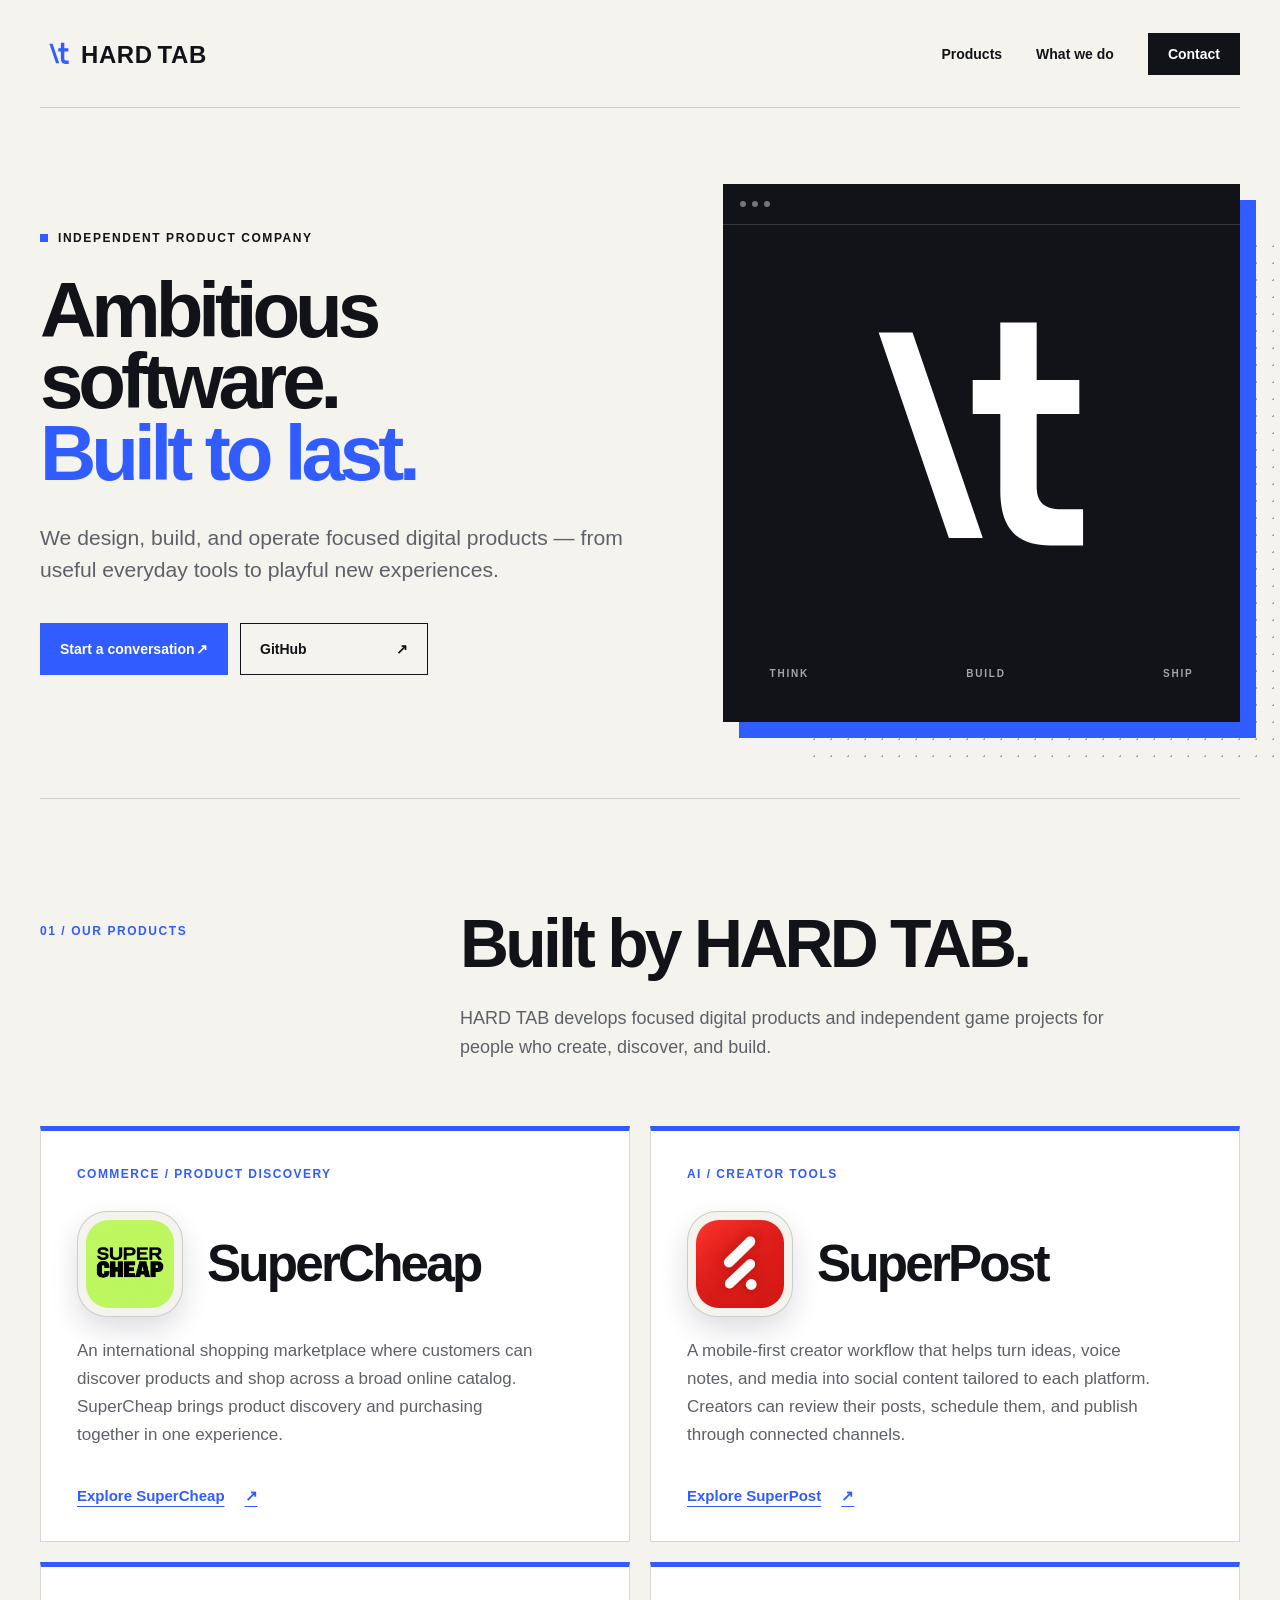
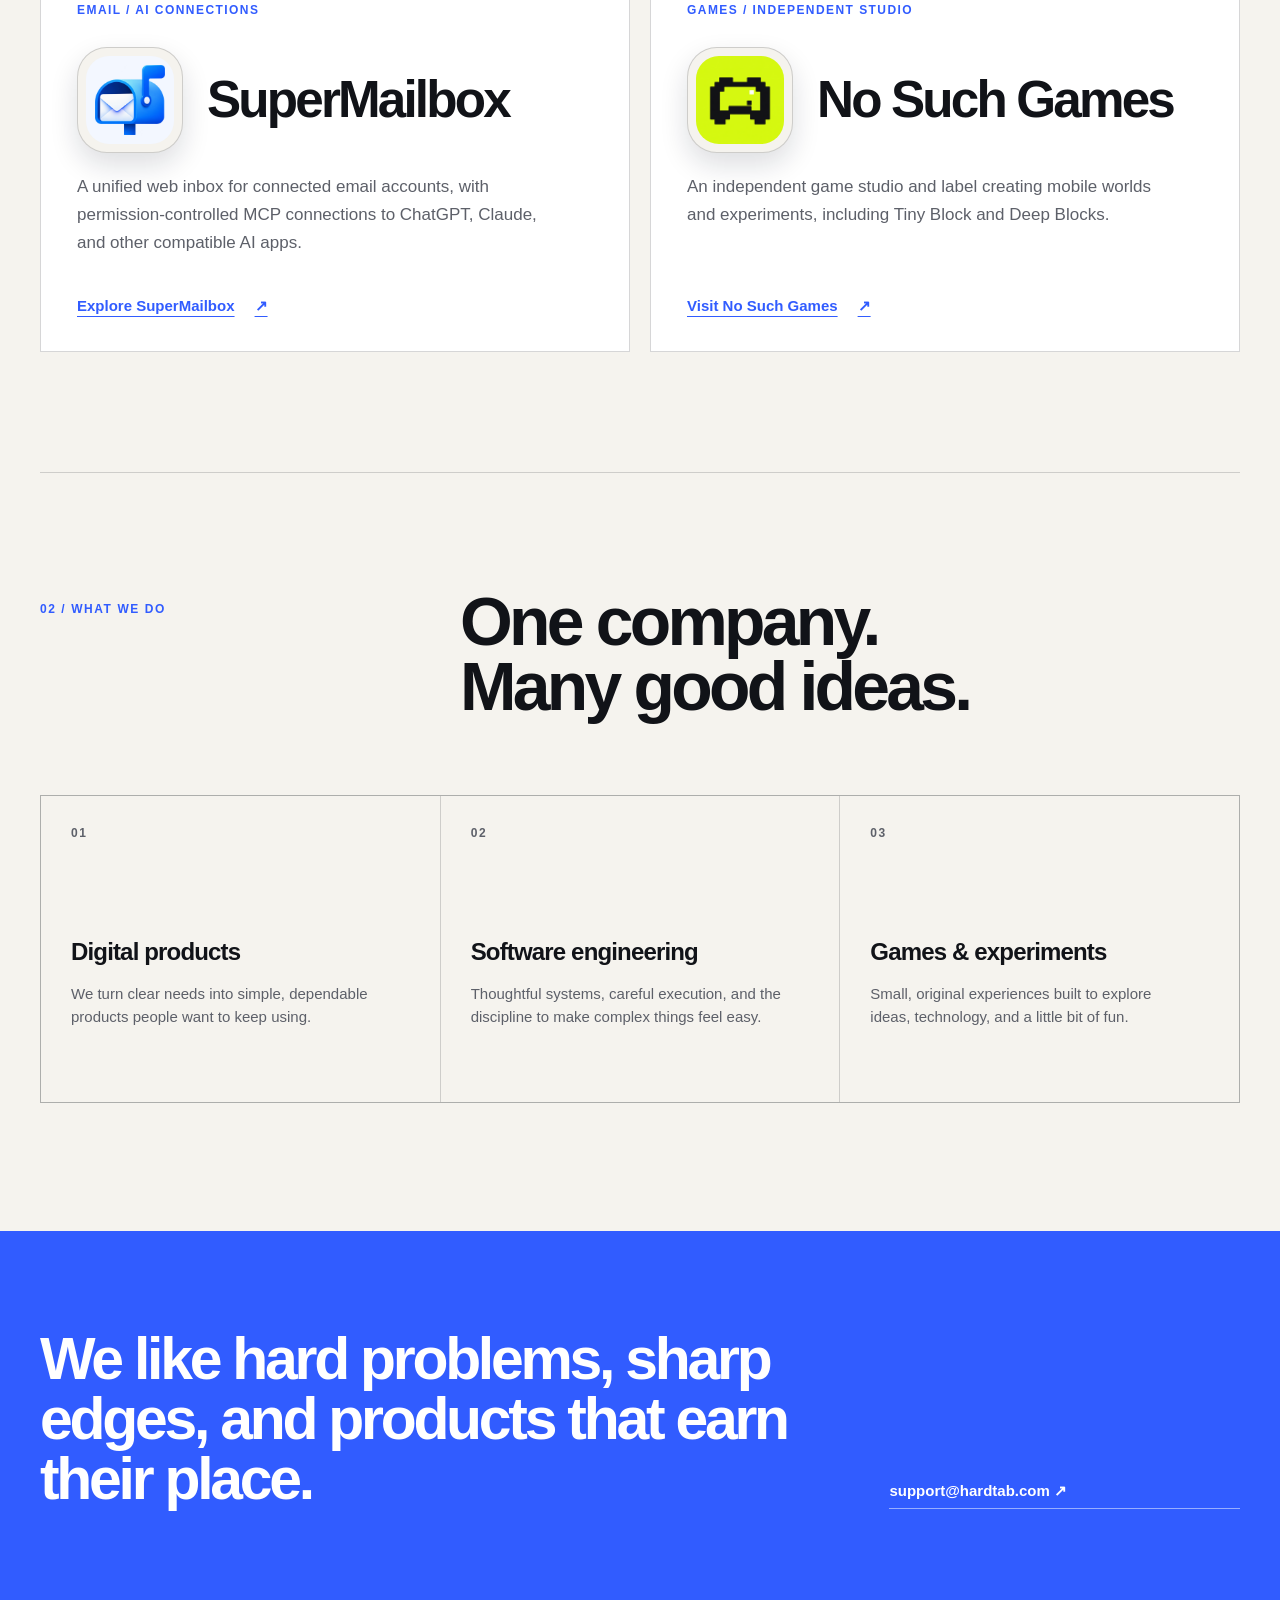
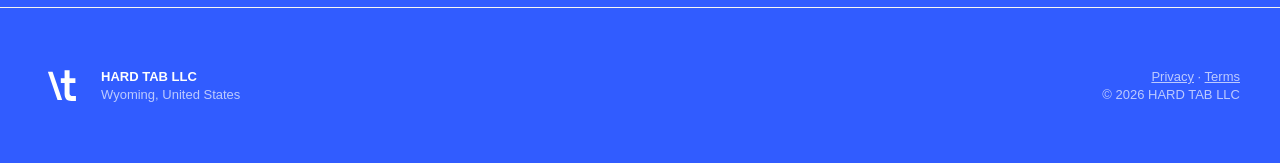
<file: index.html>
<!doctype html>
<html lang="en">
  <head>
    <meta charset="utf-8" />
    <meta name="viewport" content="width=device-width, initial-scale=1" />
    <meta name="theme-color" content="#f5f3ee" />
    <meta
      name="description"
      content="HARD TAB builds SuperCheap, SuperPost, and SuperMailbox, alongside independent game projects from No Such Games."
    />
    <meta property="og:title" content="HARD TAB — Ambitious software, built to last" />
    <meta
      property="og:description"
      content="Meet SuperCheap, SuperPost, SuperMailbox, and independent game projects from No Such Games."
    />
    <meta property="og:type" content="website" />
    <meta property="og:url" content="https://hardtab.com/" />
    <title>HARD TAB — Ambitious software, built to last</title>
    <link rel="canonical" href="https://hardtab.com/" />
    <link rel="icon" type="image/png" sizes="32x32" href="assets/favicon-32.png" />
    <link rel="icon" type="image/png" sizes="256x256" href="assets/favicon-256.png" />
    <link rel="preload" href="assets/hard-tab-logo.svg" as="image" />
    <link rel="stylesheet" href="styles.css?v=20260916-3" />
  </head>
  <body>
    <a class="skip-link" href="#main">Skip to content</a>

    <header class="site-header">
      <a class="brand" href="/" aria-label="HARD TAB home">
        <img src="assets/hard-tab-logo.svg" alt="HARD TAB" width="210" height="60" />
      </a>
      <nav aria-label="Main navigation">
        <a href="#products">Products</a>
        <a href="#work">What we do</a>
        <a class="nav-contact" href="mailto:support@hardtab.com">Contact</a>
      </nav>
    </header>

    <main id="main">
      <section class="hero" aria-labelledby="hero-title">
        <div class="hero-copy">
          <p class="eyebrow"><span></span> Independent product company</p>
          <h1 id="hero-title">Ambitious software.<br /><em>Built to last.</em></h1>
          <p class="hero-intro">
            We design, build, and operate focused digital products — from useful
            everyday tools to playful new experiences.
          </p>
          <div class="hero-actions">
            <a class="button button-primary" href="mailto:support@hardtab.com">
              Start a conversation <span aria-hidden="true">↗</span>
            </a>
            <a class="button button-secondary" href="https://github.com/hardtab">
              GitHub <span aria-hidden="true">↗</span>
            </a>
          </div>
        </div>

        <div class="hero-mark" aria-hidden="true">
          <div class="mark-window">
            <div class="window-bar"><i></i><i></i><i></i></div>
            <img src="assets/hard-tab-icon.svg" alt="" width="512" height="512" />
            <p><span>Think</span><span>Build</span><span>Ship</span></p>
          </div>
        </div>
      </section>

      <section class="products" id="products" aria-labelledby="products-title">
        <div class="section-heading">
          <p class="section-number">01 / Our products</p>
          <div>
            <h2 id="products-title">Built by HARD TAB.</h2>
            <p class="section-intro">
              HARD TAB develops focused digital products and independent game
              projects for people who create, discover, and build.
            </p>
          </div>
        </div>
        <div class="product-grid has-multiple-products">
          <article class="product-card">
            <p class="product-category">Commerce / Product discovery</p>
            <div class="product-card-heading">
              <span class="product-icon-frame" aria-hidden="true">
                <img class="product-icon" src="assets/supercheap-icon.png" alt="" width="88" height="88" decoding="async" />
              </span>
              <h3>SuperCheap</h3>
            </div>
            <p>
              An international shopping marketplace where customers can discover
              products and shop across a broad online catalog. SuperCheap brings
              product discovery and purchasing together in one experience.
            </p>
            <a href="https://supercheap.market/" aria-label="Explore SuperCheap at supercheap.market">
              Explore SuperCheap <span aria-hidden="true">↗</span>
            </a>
          </article>
          <article class="product-card">
            <p class="product-category">AI / Creator tools</p>
            <div class="product-card-heading">
              <span class="product-icon-frame" aria-hidden="true">
                <img class="product-icon" src="assets/superpost-icon.png" alt="" width="88" height="88" decoding="async" />
              </span>
              <h3>SuperPost</h3>
            </div>
            <p>
              A mobile-first creator workflow that helps turn ideas, voice notes,
              and media into social content tailored to each platform. Creators
              can review their posts, schedule them, and publish through connected
              channels.
            </p>
            <a href="https://superpost.social/" aria-label="Explore SuperPost at superpost.social">
              Explore SuperPost <span aria-hidden="true">↗</span>
            </a>
          </article>
          <article class="product-card">
            <p class="product-category">Email / AI connections</p>
            <div class="product-card-heading">
              <span class="product-icon-frame" aria-hidden="true">
                <img class="product-icon" src="assets/supermailbox-icon.png" alt="" width="88" height="88" decoding="async" />
              </span>
              <h3>SuperMailbox</h3>
            </div>
            <p>
              A unified web inbox for connected email accounts, with permission-controlled
              MCP connections to ChatGPT, Claude, and other compatible AI apps.
            </p>
            <a href="https://supermailbox.app/" aria-label="Explore SuperMailbox at supermailbox.app">
              Explore SuperMailbox <span aria-hidden="true">↗</span>
            </a>
          </article>
          <article class="product-card">
            <p class="product-category">Games / Independent studio</p>
            <div class="product-card-heading">
              <span class="product-icon-frame" aria-hidden="true">
                <img class="product-icon" src="assets/no-such-games-icon.png" alt="" width="88" height="88" decoding="async" />
              </span>
              <h3>No Such Games</h3>
            </div>
            <p>
              An independent game studio and label creating mobile worlds and
              experiments, including Tiny Block and Deep Blocks.
            </p>
            <a href="https://nosuchgames.com/" aria-label="Visit No Such Games at nosuchgames.com">
              Visit No Such Games <span aria-hidden="true">↗</span>
            </a>
          </article>
        </div>
      </section>

      <section class="work" id="work" aria-labelledby="work-title">
        <div class="section-heading">
          <p class="section-number">02 / What we do</p>
          <h2 id="work-title">One company.<br />Many good ideas.</h2>
        </div>
        <div class="service-grid">
          <article>
            <p class="card-number">01</p>
            <h3>Digital products</h3>
            <p>We turn clear needs into simple, dependable products people want to keep using.</p>
          </article>
          <article>
            <p class="card-number">02</p>
            <h3>Software engineering</h3>
            <p>Thoughtful systems, careful execution, and the discipline to make complex things feel easy.</p>
          </article>
          <article>
            <p class="card-number">03</p>
            <h3>Games &amp; experiments</h3>
            <p>Small, original experiences built to explore ideas, technology, and a little bit of fun.</p>
          </article>
        </div>
      </section>

      <section class="statement" aria-label="Our approach">
        <p>We like hard problems, sharp edges, and products that earn their place.</p>
        <a href="mailto:support@hardtab.com">support@hardtab.com <span aria-hidden="true">↗</span></a>
      </section>
    </main>

    <footer>
      <img src="assets/hard-tab-icon.svg" alt="" width="44" height="44" />
      <p>HARD TAB LLC<br /><span>Wyoming, United States</span></p>
      <p class="copyright legal-links">
        <a href="/privacy">Privacy</a> · <a href="/terms">Terms</a><br />
        © <span id="year">2026</span> HARD TAB LLC
      </p>
    </footer>

    <script src="script.js"></script>
  </body>
</html>
</file>
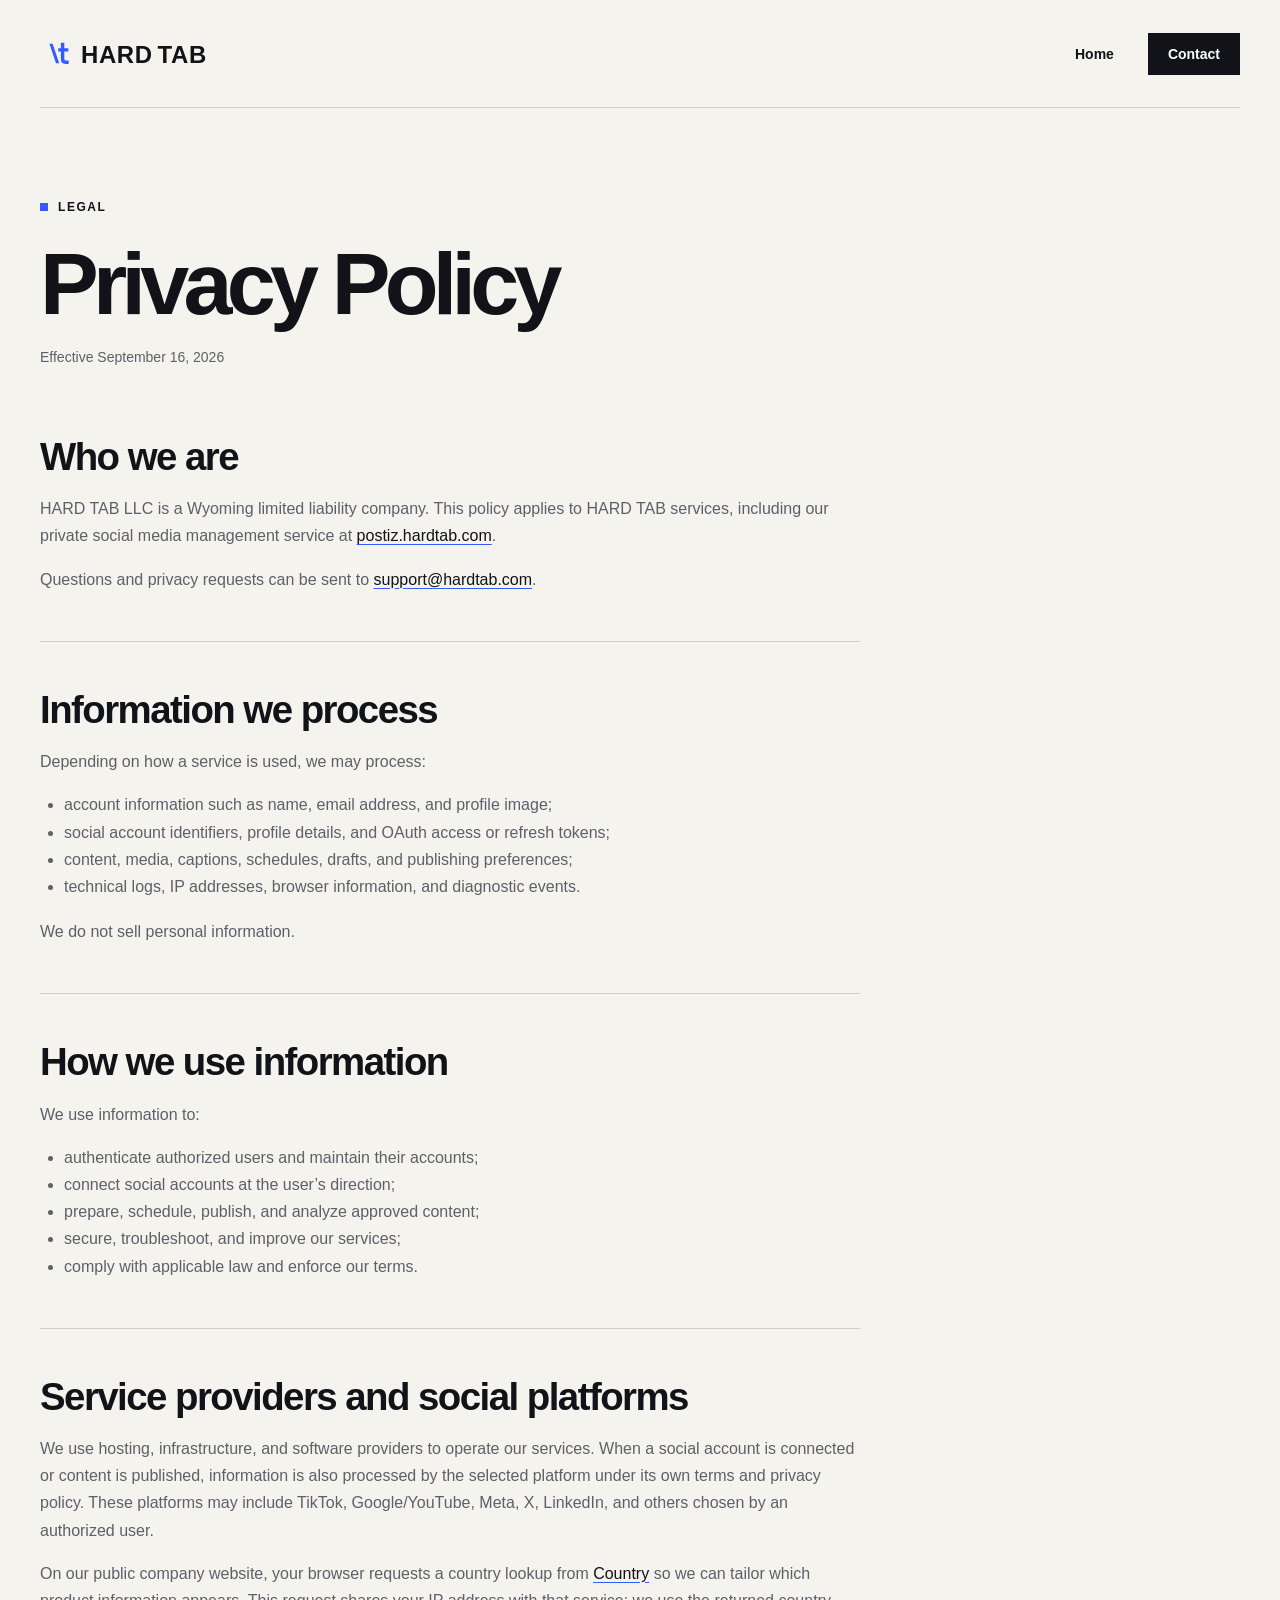
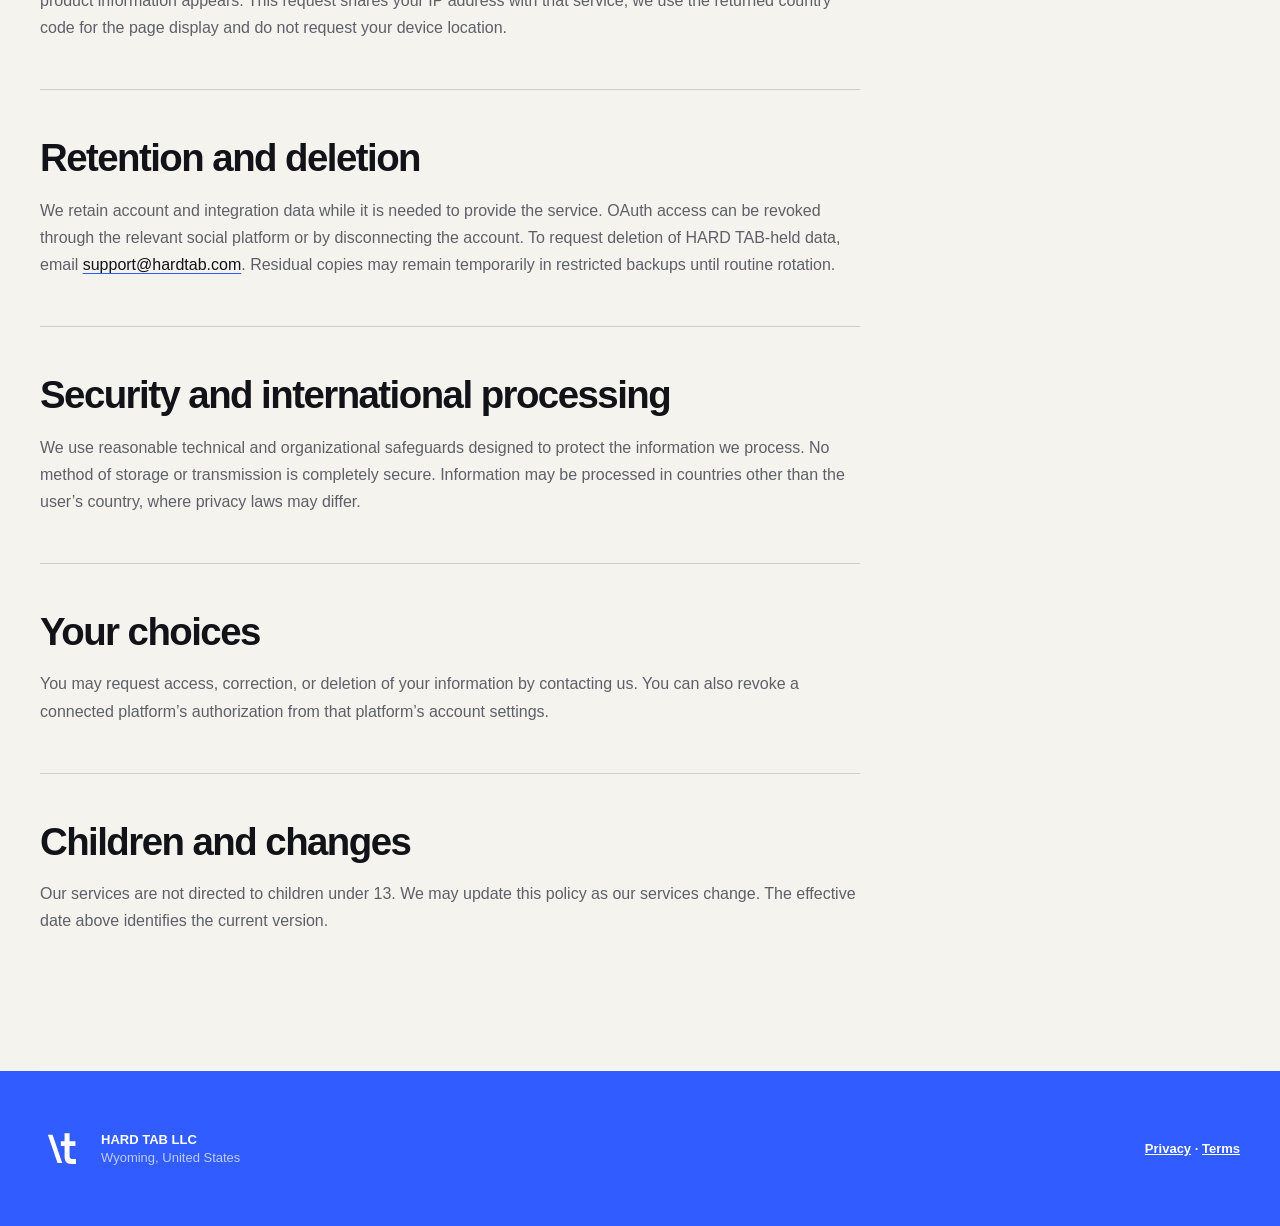
<file: privacy.html>
<!doctype html>
<html lang="en">
  <head>
    <meta charset="utf-8" />
    <meta name="viewport" content="width=device-width, initial-scale=1" />
    <meta name="theme-color" content="#f5f3ee" />
    <meta
      name="description"
      content="Privacy Policy for HARD TAB services, including the private Postiz social media management service."
    />
    <title>Privacy Policy — HARD TAB</title>
    <link rel="canonical" href="https://hardtab.com/privacy" />
    <link rel="icon" type="image/png" sizes="32x32" href="assets/favicon-32.png" />
    <link rel="stylesheet" href="styles.css" />
  </head>
  <body>
    <a class="skip-link" href="#main">Skip to content</a>

    <header class="site-header">
      <a class="brand" href="/" aria-label="HARD TAB home">
        <img src="assets/hard-tab-logo.svg" alt="HARD TAB" width="210" height="60" />
      </a>
      <nav aria-label="Main navigation">
        <a href="/">Home</a>
        <a class="nav-contact" href="mailto:support@hardtab.com">Contact</a>
      </nav>
    </header>

    <main id="main" class="legal-page">
      <p class="eyebrow"><span></span> Legal</p>
      <h1>Privacy Policy</h1>
      <p class="legal-updated">Effective September 16, 2026</p>

      <div class="legal-content">
        <section>
          <h2>Who we are</h2>
          <p>
            HARD TAB LLC is a Wyoming limited liability company. This policy applies to
            HARD TAB services, including our private social media management service at
            <a href="https://postiz.hardtab.com">postiz.hardtab.com</a>.
          </p>
          <p>
            Questions and privacy requests can be sent to
            <a href="mailto:support@hardtab.com">support@hardtab.com</a>.
          </p>
        </section>

        <section>
          <h2>Information we process</h2>
          <p>Depending on how a service is used, we may process:</p>
          <ul>
            <li>account information such as name, email address, and profile image;</li>
            <li>social account identifiers, profile details, and OAuth access or refresh tokens;</li>
            <li>content, media, captions, schedules, drafts, and publishing preferences;</li>
            <li>technical logs, IP addresses, browser information, and diagnostic events.</li>
          </ul>
          <p>We do not sell personal information.</p>
        </section>

        <section>
          <h2>How we use information</h2>
          <p>We use information to:</p>
          <ul>
            <li>authenticate authorized users and maintain their accounts;</li>
            <li>connect social accounts at the user&rsquo;s direction;</li>
            <li>prepare, schedule, publish, and analyze approved content;</li>
            <li>secure, troubleshoot, and improve our services;</li>
            <li>comply with applicable law and enforce our terms.</li>
          </ul>
        </section>

        <section>
          <h2>Service providers and social platforms</h2>
          <p>
            We use hosting, infrastructure, and software providers to operate our services.
            When a social account is connected or content is published, information is also
            processed by the selected platform under its own terms and privacy policy. These
            platforms may include TikTok, Google/YouTube, Meta, X, LinkedIn, and others chosen
            by an authorized user.
          </p>
          <p>
            On our public company website, your browser requests a country lookup from
            <a href="https://country.is/">Country</a> so we can tailor which product
            information appears. This request shares your IP address with that service;
            we use the returned country code for the page display and do not request
            your device location.
          </p>
        </section>

        <section>
          <h2>Retention and deletion</h2>
          <p>
            We retain account and integration data while it is needed to provide the service.
            OAuth access can be revoked through the relevant social platform or by disconnecting
            the account. To request deletion of HARD TAB-held data, email
            <a href="mailto:support@hardtab.com">support@hardtab.com</a>. Residual copies may
            remain temporarily in restricted backups until routine rotation.
          </p>
        </section>

        <section>
          <h2>Security and international processing</h2>
          <p>
            We use reasonable technical and organizational safeguards designed to protect the
            information we process. No method of storage or transmission is completely secure.
            Information may be processed in countries other than the user&rsquo;s country, where
            privacy laws may differ.
          </p>
        </section>

        <section>
          <h2>Your choices</h2>
          <p>
            You may request access, correction, or deletion of your information by contacting
            us. You can also revoke a connected platform&rsquo;s authorization from that platform&rsquo;s
            account settings.
          </p>
        </section>

        <section>
          <h2>Children and changes</h2>
          <p>
            Our services are not directed to children under 13. We may update this policy as
            our services change. The effective date above identifies the current version.
          </p>
        </section>
      </div>
    </main>

    <footer>
      <img src="assets/hard-tab-icon.svg" alt="" width="44" height="44" />
      <p>HARD TAB LLC<br /><span>Wyoming, United States</span></p>
      <p class="legal-links"><a href="/privacy">Privacy</a> · <a href="/terms">Terms</a></p>
    </footer>
  </body>
</html>
</file>
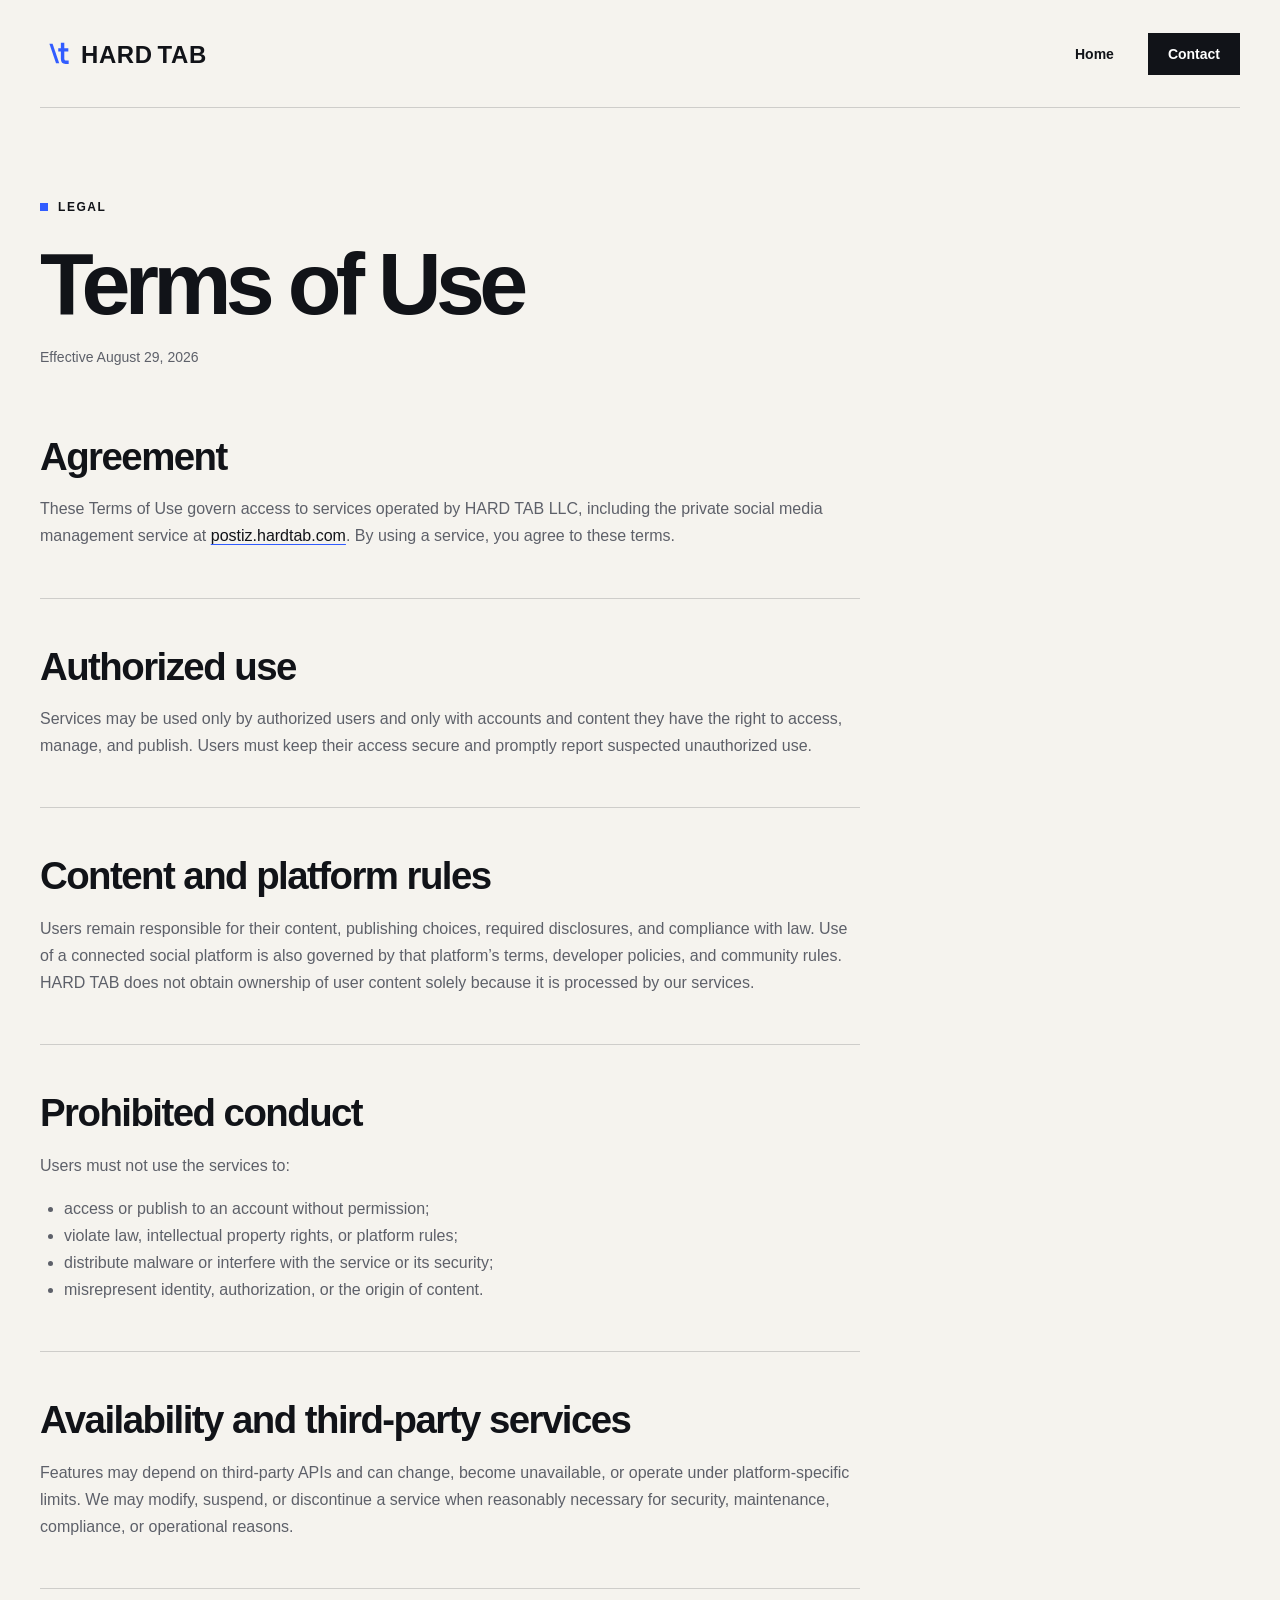
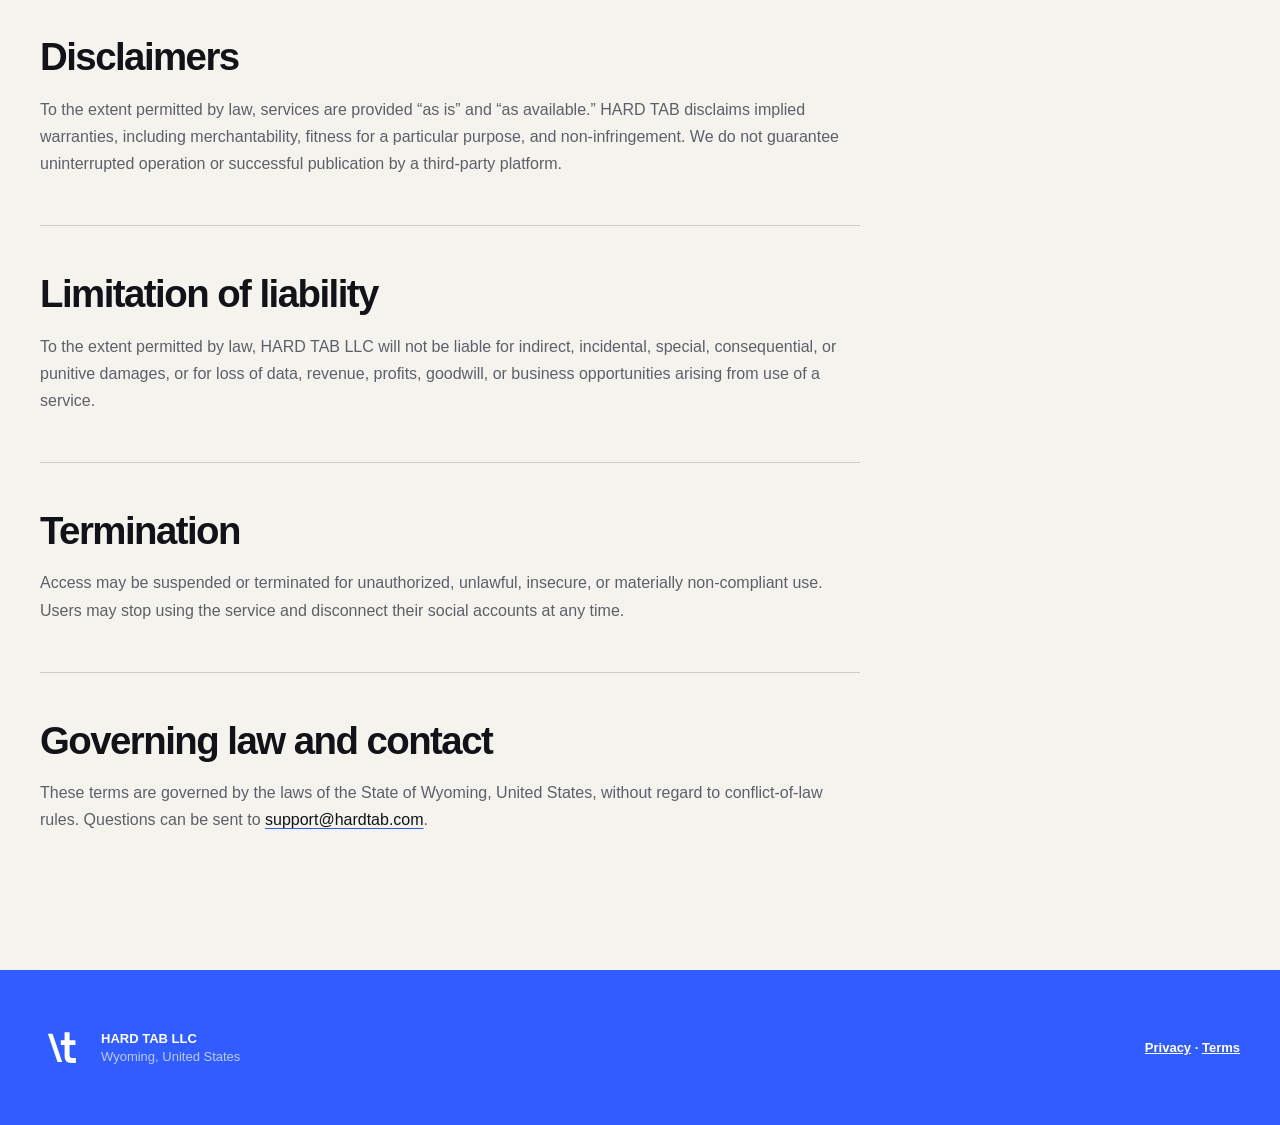
<file: terms.html>
<!doctype html>
<html lang="en">
  <head>
    <meta charset="utf-8" />
    <meta name="viewport" content="width=device-width, initial-scale=1" />
    <meta name="theme-color" content="#f5f3ee" />
    <meta name="description" content="Terms of Use for HARD TAB services." />
    <title>Terms of Use — HARD TAB</title>
    <link rel="canonical" href="https://hardtab.com/terms" />
    <link rel="icon" type="image/png" sizes="32x32" href="assets/favicon-32.png" />
    <link rel="stylesheet" href="styles.css" />
  </head>
  <body>
    <a class="skip-link" href="#main">Skip to content</a>

    <header class="site-header">
      <a class="brand" href="/" aria-label="HARD TAB home">
        <img src="assets/hard-tab-logo.svg" alt="HARD TAB" width="210" height="60" />
      </a>
      <nav aria-label="Main navigation">
        <a href="/">Home</a>
        <a class="nav-contact" href="mailto:support@hardtab.com">Contact</a>
      </nav>
    </header>

    <main id="main" class="legal-page">
      <p class="eyebrow"><span></span> Legal</p>
      <h1>Terms of Use</h1>
      <p class="legal-updated">Effective August 29, 2026</p>

      <div class="legal-content">
        <section>
          <h2>Agreement</h2>
          <p>
            These Terms of Use govern access to services operated by HARD TAB LLC, including
            the private social media management service at
            <a href="https://postiz.hardtab.com">postiz.hardtab.com</a>. By using a service,
            you agree to these terms.
          </p>
        </section>

        <section>
          <h2>Authorized use</h2>
          <p>
            Services may be used only by authorized users and only with accounts and content
            they have the right to access, manage, and publish. Users must keep their access
            secure and promptly report suspected unauthorized use.
          </p>
        </section>

        <section>
          <h2>Content and platform rules</h2>
          <p>
            Users remain responsible for their content, publishing choices, required
            disclosures, and compliance with law. Use of a connected social platform is also
            governed by that platform&rsquo;s terms, developer policies, and community rules.
            HARD TAB does not obtain ownership of user content solely because it is processed
            by our services.
          </p>
        </section>

        <section>
          <h2>Prohibited conduct</h2>
          <p>Users must not use the services to:</p>
          <ul>
            <li>access or publish to an account without permission;</li>
            <li>violate law, intellectual property rights, or platform rules;</li>
            <li>distribute malware or interfere with the service or its security;</li>
            <li>misrepresent identity, authorization, or the origin of content.</li>
          </ul>
        </section>

        <section>
          <h2>Availability and third-party services</h2>
          <p>
            Features may depend on third-party APIs and can change, become unavailable, or
            operate under platform-specific limits. We may modify, suspend, or discontinue a
            service when reasonably necessary for security, maintenance, compliance, or
            operational reasons.
          </p>
        </section>

        <section>
          <h2>Disclaimers</h2>
          <p>
            To the extent permitted by law, services are provided &ldquo;as is&rdquo; and
            &ldquo;as available.&rdquo; HARD TAB disclaims implied warranties, including
            merchantability, fitness for a particular purpose, and non-infringement. We do not
            guarantee uninterrupted operation or successful publication by a third-party platform.
          </p>
        </section>

        <section>
          <h2>Limitation of liability</h2>
          <p>
            To the extent permitted by law, HARD TAB LLC will not be liable for indirect,
            incidental, special, consequential, or punitive damages, or for loss of data,
            revenue, profits, goodwill, or business opportunities arising from use of a service.
          </p>
        </section>

        <section>
          <h2>Termination</h2>
          <p>
            Access may be suspended or terminated for unauthorized, unlawful, insecure, or
            materially non-compliant use. Users may stop using the service and disconnect their
            social accounts at any time.
          </p>
        </section>

        <section>
          <h2>Governing law and contact</h2>
          <p>
            These terms are governed by the laws of the State of Wyoming, United States,
            without regard to conflict-of-law rules. Questions can be sent to
            <a href="mailto:support@hardtab.com">support@hardtab.com</a>.
          </p>
        </section>
      </div>
    </main>

    <footer>
      <img src="assets/hard-tab-icon.svg" alt="" width="44" height="44" />
      <p>HARD TAB LLC<br /><span>Wyoming, United States</span></p>
      <p class="legal-links"><a href="/privacy">Privacy</a> · <a href="/terms">Terms</a></p>
    </footer>
  </body>
</html>
</file>
<file: styles.css>
:root {
  --cobalt: #315cff;
  --ink: #111318;
  --paper: #f5f3ee;
  --white: #fff;
  --line: rgba(17, 19, 24, 0.17);
  --muted: #5d6069;
  --page: min(1200px, calc(100vw - 48px));
}

* {
  box-sizing: border-box;
}

html {
  scroll-behavior: smooth;
}

body {
  margin: 0;
  overflow-x: hidden;
  color: var(--ink);
  background: var(--paper);
  font-family: Arial, Helvetica, sans-serif;
  -webkit-font-smoothing: antialiased;
}

a {
  color: inherit;
}

.skip-link {
  position: fixed;
  top: 12px;
  left: 12px;
  z-index: 100;
  padding: 12px 16px;
  color: var(--white);
  background: var(--ink);
  transform: translateY(-180%);
}

.skip-link:focus {
  transform: none;
}

.site-header,
.hero,
.products,
.work,
.statement,
footer {
  width: var(--page);
  margin-inline: auto;
}

.site-header {
  display: flex;
  align-items: center;
  justify-content: space-between;
  min-height: 108px;
  border-bottom: 1px solid var(--line);
}

.brand {
  display: block;
  width: 184px;
  line-height: 0;
}

.brand img {
  width: 100%;
  height: auto;
}

nav {
  display: flex;
  align-items: center;
  gap: 34px;
  font-size: 14px;
  font-weight: 700;
}

nav a {
  text-decoration: none;
}

nav a:not(.nav-contact):hover {
  color: var(--cobalt);
}

.nav-contact {
  padding: 12px 19px;
  color: var(--white);
  background: var(--ink);
  border: 1px solid var(--ink);
  transition: background 160ms ease, color 160ms ease;
}

.nav-contact:hover {
  color: var(--ink);
  background: transparent;
}

.hero {
  display: grid;
  grid-template-columns: 1.08fr 0.92fr;
  align-items: center;
  gap: 76px;
  min-height: 690px;
  padding-block: 72px;
}

.eyebrow,
.section-number,
.card-number {
  margin: 0;
  font-size: 12px;
  font-weight: 800;
  letter-spacing: 0.13em;
  text-transform: uppercase;
}

.eyebrow {
  display: flex;
  align-items: center;
  gap: 10px;
  margin-bottom: 30px;
}

.eyebrow span {
  display: inline-block;
  width: 8px;
  height: 8px;
  background: var(--cobalt);
}

h1 {
  max-width: 760px;
  margin: 0;
  font-size: clamp(58px, 6.1vw, 94px);
  line-height: 0.92;
  letter-spacing: -0.065em;
}

h1 em {
  color: var(--cobalt);
  font-style: normal;
}

.hero-intro {
  max-width: 610px;
  margin: 32px 0 0;
  color: var(--muted);
  font-size: clamp(18px, 1.65vw, 22px);
  line-height: 1.5;
}

.hero-actions {
  display: flex;
  gap: 12px;
  margin-top: 38px;
}

.button {
  display: inline-flex;
  align-items: center;
  justify-content: space-between;
  min-width: 188px;
  padding: 17px 19px;
  border: 1px solid var(--ink);
  font-size: 14px;
  font-weight: 800;
  text-decoration: none;
  transition: transform 160ms ease, box-shadow 160ms ease;
}

.button:hover {
  transform: translate(-3px, -3px);
  box-shadow: 3px 3px 0 var(--ink);
}

.button-primary {
  color: var(--white);
  background: var(--cobalt);
  border-color: var(--cobalt);
}

.button-primary:hover {
  box-shadow: 3px 3px 0 var(--ink);
}

.button-secondary {
  background: transparent;
}

.hero-mark {
  position: relative;
}

.hero-mark::before {
  position: absolute;
  inset: 10% -9% -8% 16%;
  content: "";
  background-image: radial-gradient(rgba(17, 19, 24, 0.35) 1px, transparent 1px);
  background-size: 17px 17px;
}

.mark-window {
  position: relative;
  z-index: 1;
  aspect-ratio: 0.96;
  overflow: hidden;
  color: var(--white);
  background: var(--ink);
  box-shadow: 16px 16px 0 var(--cobalt);
}

.window-bar {
  display: flex;
  gap: 6px;
  padding: 17px;
  border-bottom: 1px solid rgba(255, 255, 255, 0.16);
}

.window-bar i {
  width: 6px;
  height: 6px;
  background: rgba(255, 255, 255, 0.42);
  border-radius: 50%;
}

.mark-window img {
  display: block;
  width: 62%;
  height: auto;
  margin: 10% auto 0;
  filter: brightness(0) invert(1);
}

.mark-window p {
  position: absolute;
  right: 9%;
  bottom: 8%;
  left: 9%;
  display: flex;
  justify-content: space-between;
  margin: 0;
  color: rgba(255, 255, 255, 0.62);
  font-size: 10px;
  font-weight: 800;
  letter-spacing: 0.18em;
  text-transform: uppercase;
}

.work {
  padding: 116px 0 128px;
  border-top: 1px solid var(--line);
}

.section-heading {
  display: grid;
  grid-template-columns: 1fr 2fr;
  align-items: start;
  gap: 30px;
}

.section-number {
  padding-top: 13px;
  color: var(--cobalt);
}

h2 {
  margin: 0;
  font-size: clamp(48px, 5.3vw, 76px);
  line-height: 0.96;
  letter-spacing: -0.055em;
}

.products {
  padding: 112px 0 120px;
  border-top: 1px solid var(--line);
}

.section-intro {
  max-width: 660px;
  margin: 28px 0 0;
  color: var(--muted);
  font-size: 18px;
  line-height: 1.6;
}

.product-grid {
  display: grid;
  grid-template-columns: minmax(0, 1fr);
  gap: 20px;
  margin-top: 64px;
}

.product-grid.has-multiple-products {
  grid-template-columns: repeat(2, minmax(0, 1fr));
}

.product-grid:not(.has-multiple-products) .product-card {
  min-height: 320px;
}

.product-card {
  display: flex;
  flex-direction: column;
  min-height: 390px;
  padding: 36px;
  background: var(--white);
  border: 1px solid var(--line);
  border-top: 5px solid var(--cobalt);
}

.product-card-heading {
  display: flex;
  align-items: center;
  gap: 24px;
  margin: 30px 0 20px;
}

.product-icon-frame {
  display: block;
  flex: none;
  padding: 8px;
  border: 1px solid var(--line);
  border-radius: 30px;
  background: var(--paper);
  box-shadow: 0 12px 28px rgba(15, 22, 46, 0.14);
}

.product-icon {
  display: block;
  width: 88px;
  height: 88px;
  border-radius: 23px;
}

.product-category {
  margin: 0;
  color: var(--cobalt);
  font-size: 12px;
  font-weight: 800;
  letter-spacing: 0.12em;
  text-transform: uppercase;
}

.product-card h3 {
  min-width: 0;
  margin: 0;
  font-size: clamp(38px, 4vw, 56px);
  line-height: 1;
  letter-spacing: -0.055em;
}

.product-card > p:not(.product-category) {
  max-width: 470px;
  margin: 0;
  color: var(--muted);
  font-size: 17px;
  line-height: 1.65;
}

.product-card a {
  display: inline-flex;
  align-items: center;
  justify-content: space-between;
  gap: 20px;
  width: fit-content;
  margin-top: auto;
  padding-top: 38px;
  color: var(--cobalt);
  font-size: 15px;
  font-weight: 800;
  text-decoration-thickness: 1px;
  text-underline-offset: 5px;
}

.product-card a:hover {
  color: var(--ink);
}

@media (min-width: 851px) and (max-width: 950px) {
  .product-grid.has-multiple-products .product-card-heading {
    gap: 18px;
  }

  .product-grid.has-multiple-products .product-icon {
    width: 64px;
    height: 64px;
    border-radius: 17px;
  }

  .product-grid.has-multiple-products .product-icon-frame {
    border-radius: 26px;
  }

  .product-grid.has-multiple-products .product-card h3 {
    font-size: 30px;
  }
}

.service-grid {
  display: grid;
  grid-template-columns: repeat(3, 1fr);
  gap: 1px;
  margin-top: 76px;
  background: var(--line);
  border: 1px solid var(--line);
}

.service-grid article {
  min-height: 306px;
  padding: 30px;
  background: var(--paper);
  transition: color 180ms ease, background 180ms ease;
}

.service-grid article:hover {
  color: var(--white);
  background: var(--cobalt);
}

.card-number {
  color: var(--muted);
}

.service-grid article:hover .card-number {
  color: rgba(255, 255, 255, 0.64);
}

h3 {
  margin: 98px 0 16px;
  font-size: 24px;
  letter-spacing: -0.035em;
}

.service-grid article > p:last-child {
  max-width: 320px;
  margin: 0;
  color: var(--muted);
  font-size: 15px;
  line-height: 1.55;
}

.service-grid article:hover > p:last-child {
  color: rgba(255, 255, 255, 0.76);
}

.statement {
  position: relative;
  display: grid;
  grid-template-columns: 1.6fr 0.7fr;
  align-items: end;
  gap: 48px;
  padding: 98px 0;
  color: var(--white);
}

.statement::before {
  position: absolute;
  inset: 0 50%;
  z-index: -1;
  width: 100vw;
  content: "";
  background: var(--cobalt);
  transform: translateX(-50%);
}

.statement > p {
  max-width: 850px;
  margin: 0;
  font-size: clamp(38px, 4.6vw, 68px);
  font-weight: 800;
  line-height: 1.02;
  letter-spacing: -0.055em;
}

.statement a {
  padding-bottom: 8px;
  border-bottom: 1px solid rgba(255, 255, 255, 0.5);
  font-size: 15px;
  font-weight: 800;
  text-decoration: none;
}

footer {
  position: relative;
  display: grid;
  grid-template-columns: auto 1fr auto;
  align-items: center;
  gap: 17px;
  min-height: 156px;
  color: var(--white);
  border-top: 1px solid rgba(255, 255, 255, 0.24);
}

footer::before {
  position: absolute;
  inset: 0 50%;
  z-index: -1;
  width: 100vw;
  content: "";
  background: var(--cobalt);
  transform: translateX(-50%);
}

footer img {
  filter: brightness(0) invert(1);
}

footer p {
  margin: 0;
  font-size: 13px;
  font-weight: 800;
  line-height: 1.35;
}

footer p span {
  color: rgba(255, 255, 255, 0.68);
  font-weight: 400;
}

.copyright {
  color: rgba(255, 255, 255, 0.68);
  font-weight: 400;
}

.legal-links {
  text-align: right;
}

.legal-links a {
  color: inherit;
}

.legal-page {
  width: var(--page);
  min-height: 70vh;
  margin-inline: auto;
  padding: 92px 0 120px;
}

.legal-page h1 {
  max-width: none;
  font-size: clamp(54px, 7vw, 88px);
}

.legal-updated {
  margin: 24px 0 0;
  color: var(--muted);
  font-size: 14px;
}

.legal-content {
  max-width: 820px;
  margin-top: 72px;
}

.legal-content section + section {
  margin-top: 48px;
  padding-top: 48px;
  border-top: 1px solid var(--line);
}

.legal-content h2 {
  margin: 0 0 18px;
  font-size: clamp(28px, 3vw, 40px);
  line-height: 1.05;
  letter-spacing: -0.04em;
}

.legal-content p,
.legal-content li {
  color: var(--muted);
  font-size: 16px;
  line-height: 1.7;
}

.legal-content p {
  margin: 0 0 16px;
}

.legal-content ul {
  margin: 0 0 18px;
  padding-left: 24px;
}

.legal-content a {
  color: var(--ink);
  text-decoration-color: var(--cobalt);
  text-underline-offset: 3px;
}

@media (max-width: 850px) {
  :root {
    --page: min(100% - 32px, 680px);
  }

  .site-header {
    min-height: 88px;
  }

  .brand {
    width: 154px;
  }

  nav a[href="#work"] {
    display: none;
  }

  .nav-contact {
    padding: 10px 15px;
  }

  .hero {
    grid-template-columns: 1fr;
    gap: 70px;
    min-height: 0;
    padding: 68px 0 100px;
  }

  h1 {
    font-size: clamp(52px, 13.5vw, 78px);
  }

  .hero-mark {
    width: calc(100% - 16px);
  }

  .hero-mark::before {
    inset: 10% -7% -8% 14%;
  }

  .section-heading {
    grid-template-columns: 1fr;
    gap: 25px;
  }

  .product-grid,
  .product-grid.has-multiple-products {
    grid-template-columns: 1fr;
    margin-top: 48px;
  }

  .product-card {
    min-height: 350px;
  }

  .section-number {
    padding-top: 0;
  }

  .service-grid {
    grid-template-columns: 1fr;
    margin-top: 50px;
  }

  .service-grid article {
    min-height: 250px;
  }

  h3 {
    margin-top: 64px;
  }

  .statement {
    grid-template-columns: 1fr;
    align-items: start;
    gap: 56px;
    padding: 84px 0;
  }

  .legal-page {
    padding: 68px 0 96px;
  }

}

@media (max-width: 520px) {
  .hero-actions {
    flex-direction: column;
  }

  .button {
    width: 100%;
  }

  .work {
    padding: 88px 0 96px;
  }

  .products {
    padding: 88px 0 96px;
  }

  .product-card {
    min-height: 0;
    padding: 28px;
  }

  .product-card-heading {
    gap: 16px;
    margin: 28px 0 22px;
  }

  .product-card h3 {
    font-size: clamp(23px, 7.5vw, 36px);
  }

  .product-icon {
    width: 64px;
    height: 64px;
    border-radius: 17px;
  }

  .product-icon-frame {
    border-radius: 26px;
  }

  .product-card a {
    padding-top: 42px;
  }

  footer {
    grid-template-columns: auto 1fr;
  }

  .copyright {
    display: none;
  }
}

@media (max-width: 360px) {
  .product-card-heading {
    gap: 12px;
  }

  .product-icon {
    width: 56px;
    height: 56px;
    border-radius: 15px;
  }

  .product-icon-frame {
    border-radius: 24px;
  }
}

@media (prefers-reduced-motion: reduce) {
  html {
    scroll-behavior: auto;
  }

  *,
  *::before,
  *::after {
    transition-duration: 0.01ms !important;
  }
}
</file>
